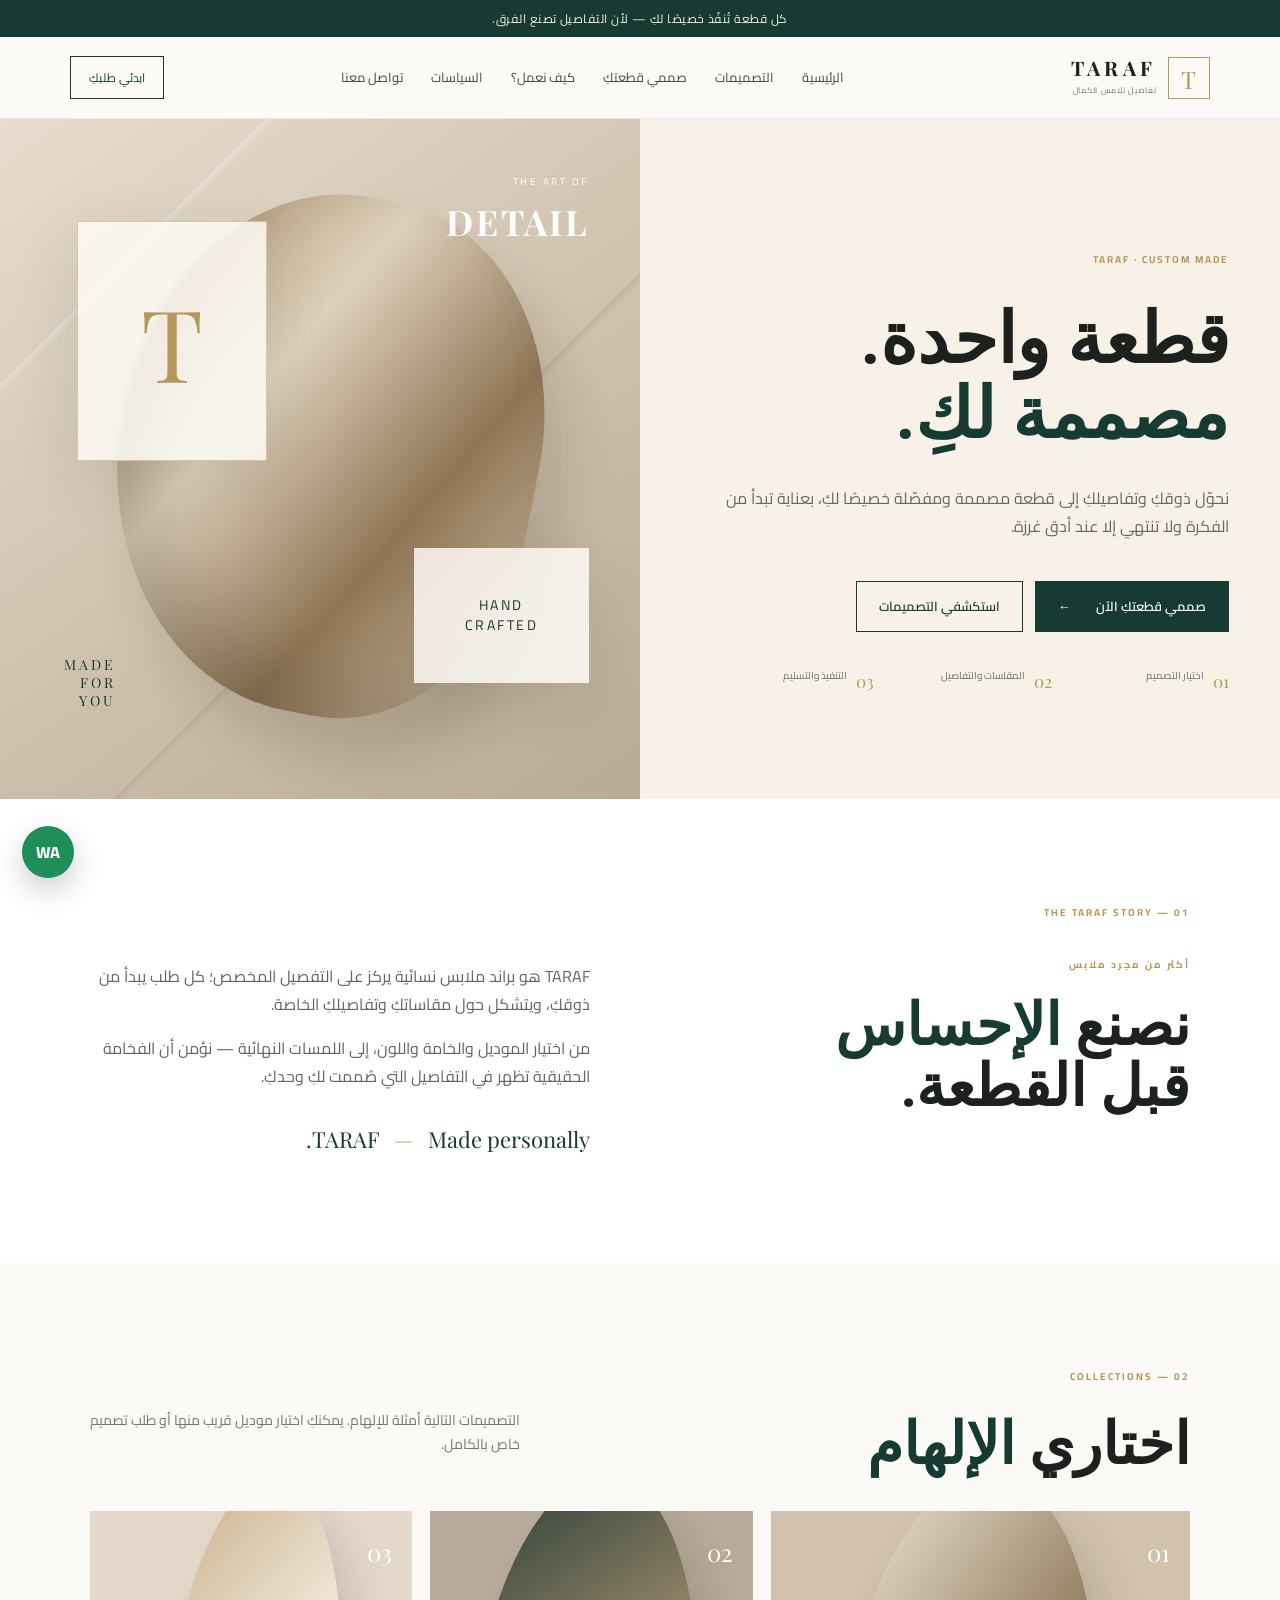
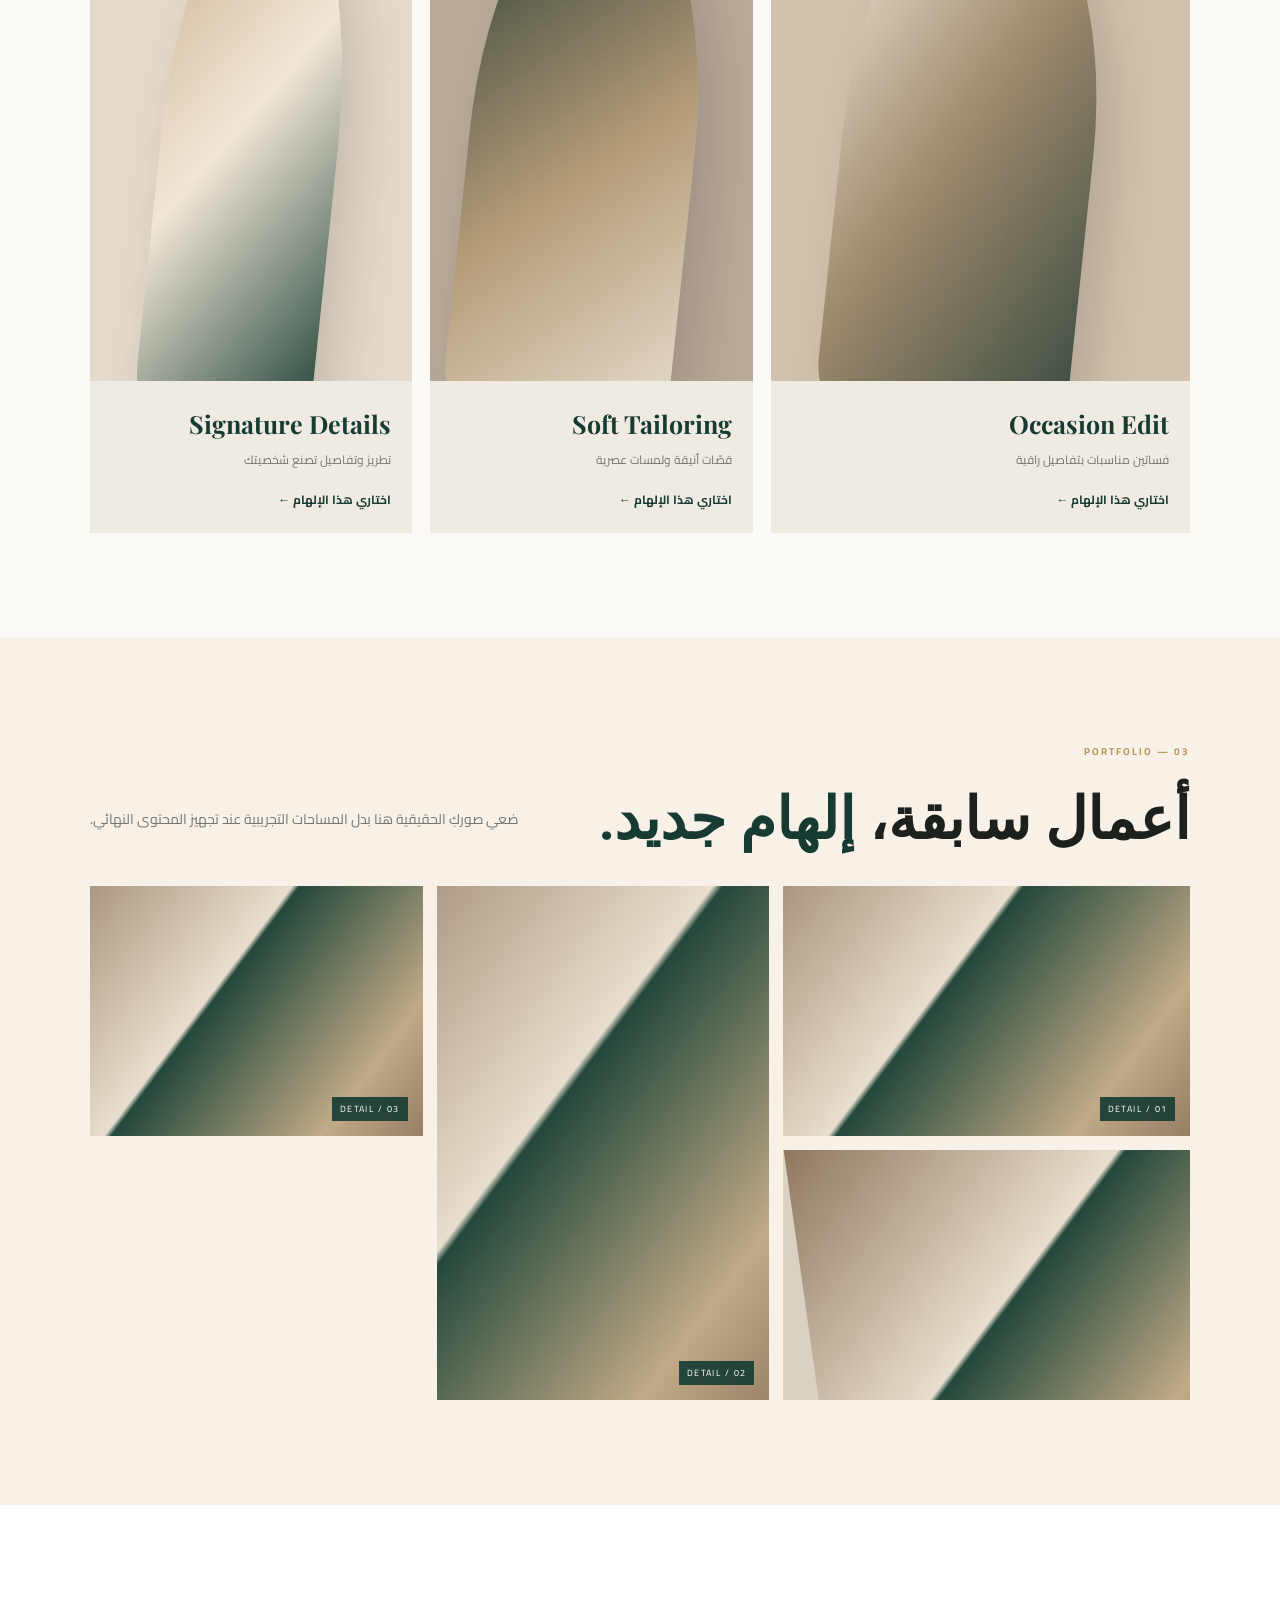
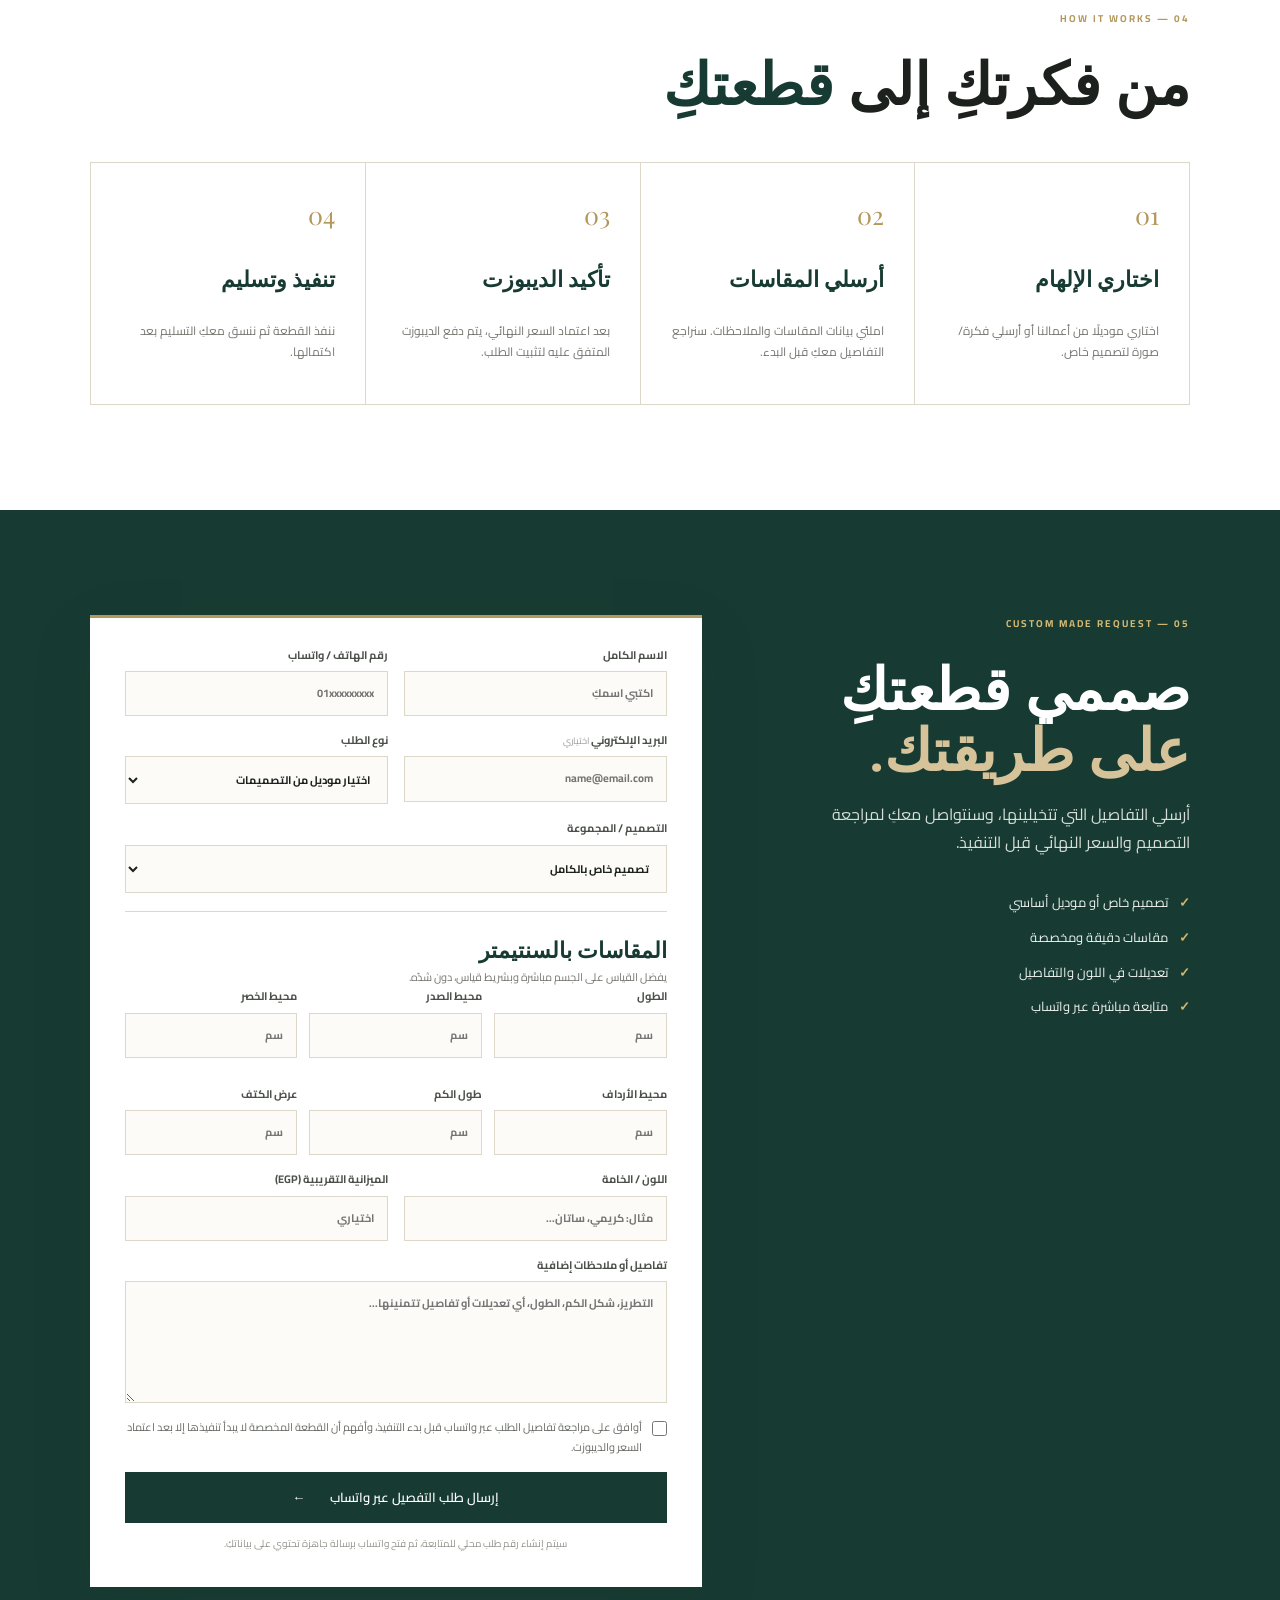
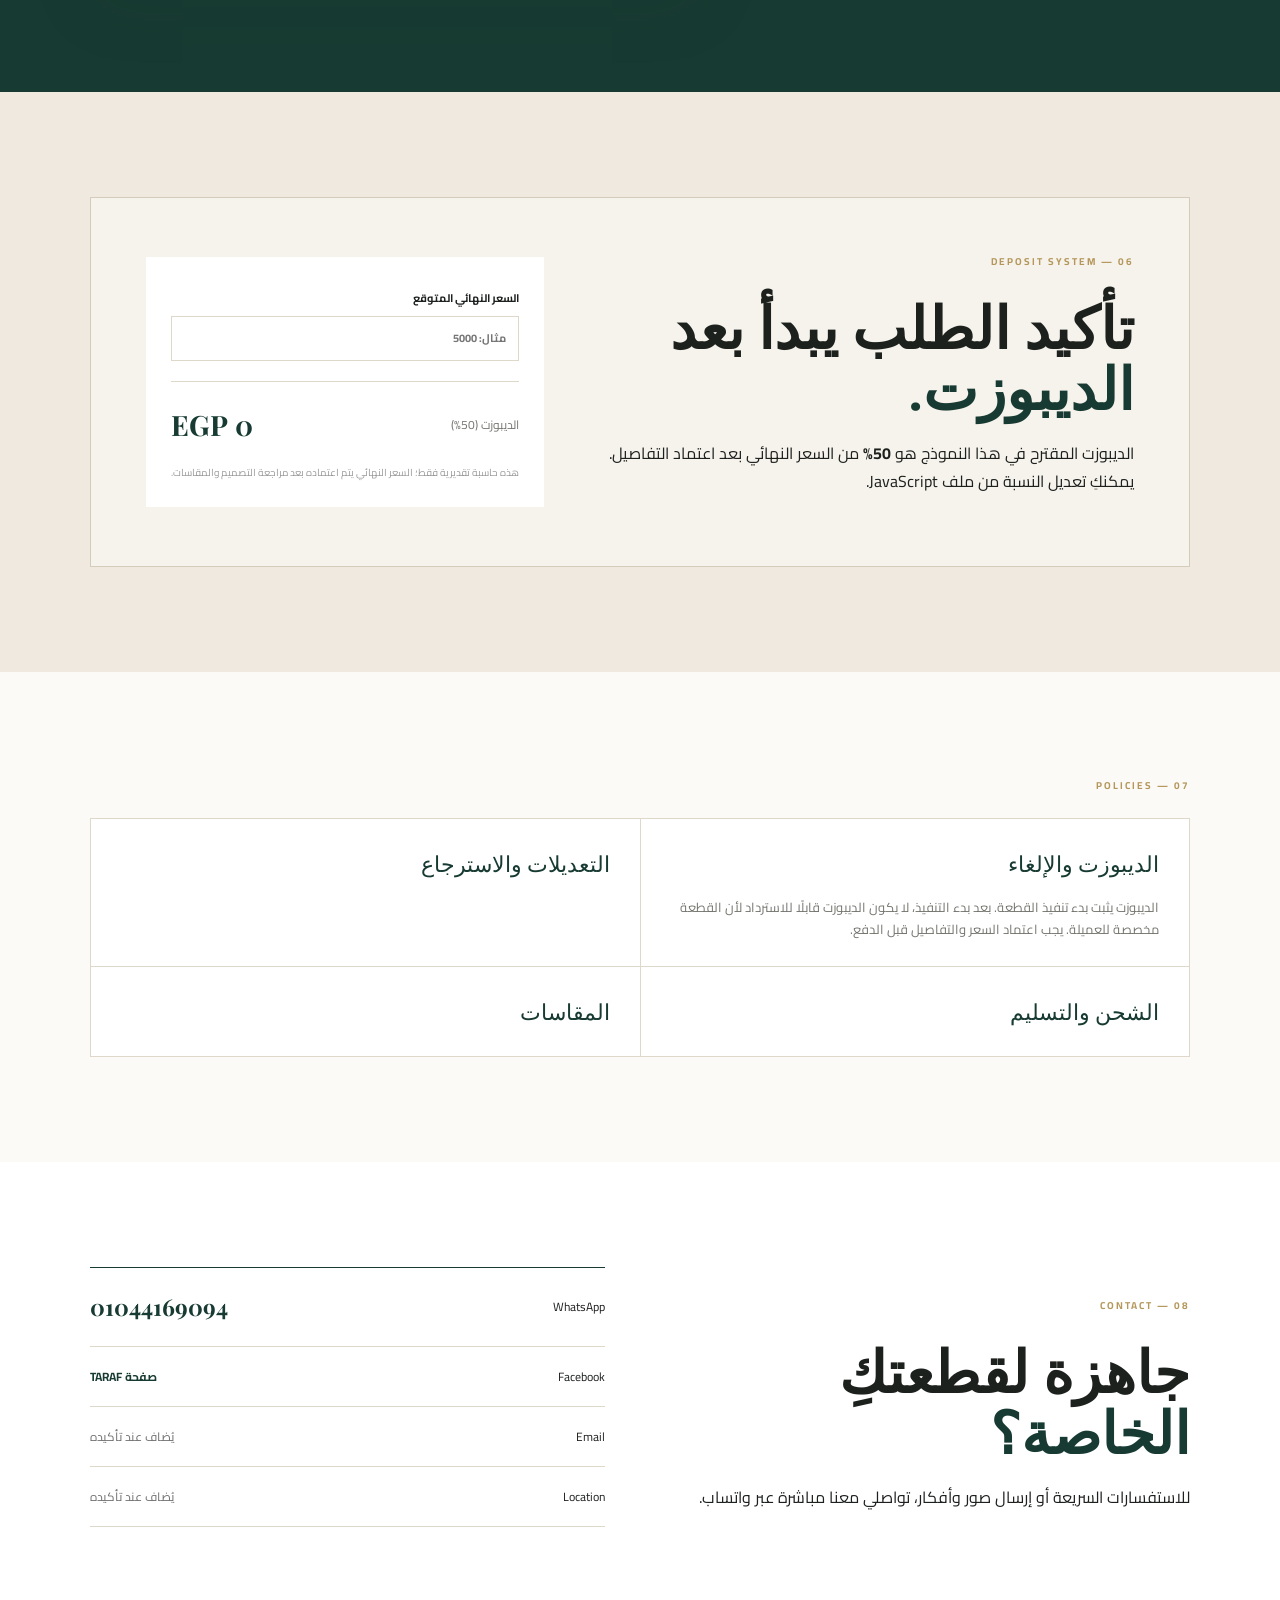
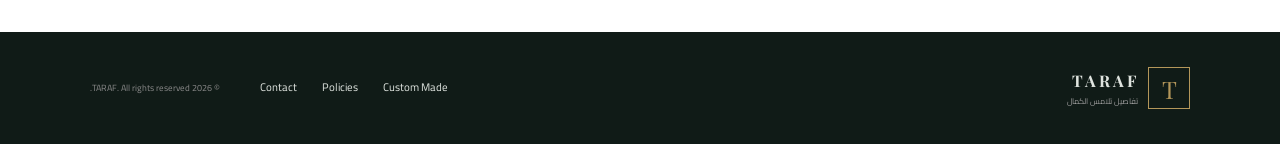
<file: index.html>
<!doctype html>
<html lang="ar" dir="rtl">
<head>
  <meta charset="utf-8">
  <meta name="viewport" content="width=device-width, initial-scale=1">
  <meta name="theme-color" content="#173b32">
  <meta name="description" content="TARAF — تفاصيل تلامس الكمال. ملابس نسائية تفصيل مخصصة لكل عميلة.">
  <title>TARAF | تفاصيل تلامس الكمال</title>
  <link rel="preconnect" href="https://fonts.googleapis.com">
  <link rel="preconnect" href="https://fonts.gstatic.com" crossorigin>
  <link href="https://fonts.googleapis.com/css2?family=Cairo:wght@400;500;600;700&family=Playfair+Display:wght@500;600;700&display=swap" rel="stylesheet">
  <link rel="stylesheet" href="style.css">
</head>
<body>
  <div class="announcement">كل قطعة تُنفّذ خصيصًا لكِ — لأن التفاصيل تصنع الفرق.</div>

  <header class="site-header" id="top">
    <a class="brand" href="#home" aria-label="TARAF home">
      <span class="brand-mark">T</span>
      <span>
        <strong>TARAF</strong>
        <small>تفاصيل تلامس الكمال</small>
      </span>
    </a>

    <button class="menu-toggle" aria-label="فتح القائمة" aria-expanded="false">☰</button>

    <nav class="nav" aria-label="التنقل الرئيسي">
      <a href="#home">الرئيسية</a>
      <a href="#collections">التصميمات</a>
      <a href="#custom">صممي قطعتكِ</a>
      <a href="#how">كيف نعمل؟</a>
      <a href="#policies">السياسات</a>
      <a href="#contact">تواصل معنا</a>
    </nav>

    <a class="header-cta" href="#custom">ابدئي طلبكِ</a>
  </header>

  <main>
    <section class="hero" id="home">
      <div class="hero-copy">
        <p class="eyebrow">TARAF · CUSTOM MADE</p>
        <h1>قطعة واحدة.<br><em>مصممة لكِ.</em></h1>
        <p class="hero-text">نحوّل ذوقكِ وتفاصيلكِ إلى قطعة مصممة ومفصّلة خصيصًا لكِ، بعناية تبدأ من الفكرة ولا تنتهي إلا عند أدق غرزة.</p>
        <div class="hero-actions">
          <a class="btn btn-primary" href="#custom">صممي قطعتكِ الآن <span>←</span></a>
          <a class="btn btn-ghost" href="#collections">استكشفي التصميمات</a>
        </div>
        <div class="hero-note">
          <span>01</span><span>اختيار التصميم</span>
          <span>02</span><span>المقاسات والتفاصيل</span>
          <span>03</span><span>التنفيذ والتسليم</span>
        </div>
      </div>
      <div class="hero-art" aria-label="مساحة صورة رئيسية">
        <div class="fabric-orb"></div>
        <div class="hero-card card-one"><span>T</span></div>
        <div class="hero-card card-two"><span>HAND<br>CRAFTED</span></div>
        <div class="hero-stamp">MADE<br>FOR<br>YOU</div>
        <div class="hero-caption"><span>THE ART OF</span><strong>DETAIL</strong></div>
      </div>
    </section>

    <section class="brand-story section">
      <div class="section-label">01 — THE TARAF STORY</div>
      <div class="story-grid">
        <div>
          <p class="eyebrow">أكثر من مجرد ملابس</p>
          <h2>نصنع <em>الإحساس</em><br>قبل القطعة.</h2>
        </div>
        <div class="story-copy">
          <p>TARAF هو براند ملابس نسائية يركز على التفصيل المخصص؛ كل طلب يبدأ من ذوقكِ، ويتشكل حول مقاساتكِ وتفاصيلكِ الخاصة.</p>
          <p>من اختيار الموديل والخامة واللون، إلى اللمسات النهائية — نؤمن أن الفخامة الحقيقية تظهر في التفاصيل التي صُممت لكِ وحدكِ.</p>
          <div class="signature">TARAF <span>—</span> Made personally.</div>
        </div>
      </div>
    </section>

    <section class="collections section" id="collections">
      <div class="section-head">
        <div>
          <div class="section-label">02 — COLLECTIONS</div>
          <h2>اختاري <em>الإلهام</em></h2>
        </div>
        <p>التصميمات التالية أمثلة للإلهام. يمكنكِ اختيار موديل قريب منها أو طلب تصميم خاص بالكامل.</p>
      </div>

      <div class="collection-grid">
        <article class="look look-large">
          <div class="look-visual visual-a"><span>01</span></div>
          <div class="look-info"><h3>Occasion Edit</h3><p>فساتين مناسبات بتفاصيل راقية</p><button class="text-btn choose-look" data-look="Occasion Edit">اختاري هذا الإلهام ←</button></div>
        </article>
        <article class="look">
          <div class="look-visual visual-b"><span>02</span></div>
          <div class="look-info"><h3>Soft Tailoring</h3><p>قصّات أنيقة ولمسات عصرية</p><button class="text-btn choose-look" data-look="Soft Tailoring">اختاري هذا الإلهام ←</button></div>
        </article>
        <article class="look">
          <div class="look-visual visual-c"><span>03</span></div>
          <div class="look-info"><h3>Signature Details</h3><p>تطريز وتفاصيل تصنع شخصيتك</p><button class="text-btn choose-look" data-look="Signature Details">اختاري هذا الإلهام ←</button></div>
        </article>
      </div>
    </section>

    <section class="portfolio section">
      <div class="section-head">
        <div>
          <div class="section-label">03 — PORTFOLIO</div>
          <h2>أعمال سابقة، <em>إلهام جديد.</em></h2>
        </div>
        <p>ضعي صوركِ الحقيقية هنا بدل المساحات التجريبية عند تجهيز المحتوى النهائي.</p>
      </div>
      <div class="portfolio-grid">
        <div class="portfolio-tile p1"><span>DETAIL / 01</span></div>
        <div class="portfolio-tile p2"><span>DETAIL / 02</span></div>
        <div class="portfolio-tile p3"><span>DETAIL / 03</span></div>
        <div class="portfolio-tile p4"><span>DETAIL / 04</span></div>
      </div>
    </section>

    <section class="process section" id="how">
      <div class="section-label">04 — HOW IT WORKS</div>
      <h2>من فكرتكِ إلى <em>قطعتكِ</em></h2>
      <div class="steps">
        <div class="step"><span>01</span><h3>اختاري الإلهام</h3><p>اختاري موديلًا من أعمالنا أو أرسلي فكرة/صورة لتصميم خاص.</p></div>
        <div class="step"><span>02</span><h3>أرسلي المقاسات</h3><p>املئي بيانات المقاسات والملاحظات. سنراجع التفاصيل معكِ قبل البدء.</p></div>
        <div class="step"><span>03</span><h3>تأكيد الديبوزت</h3><p>بعد اعتماد السعر النهائي، يتم دفع الديبوزت المتفق عليه لتثبيت الطلب.</p></div>
        <div class="step"><span>04</span><h3>تنفيذ وتسليم</h3><p>ننفذ القطعة ثم ننسق معكِ التسليم بعد اكتمالها.</p></div>
      </div>
    </section>

    <section class="custom section" id="custom">
      <div class="custom-intro">
        <div class="section-label">05 — CUSTOM MADE REQUEST</div>
        <h2>صممي قطعتكِ<br><em>على طريقتك.</em></h2>
        <p>أرسلي التفاصيل التي تتخيلينها، وسنتواصل معكِ لمراجعة التصميم والسعر النهائي قبل التنفيذ.</p>
        <div class="custom-points">
          <div><b>✓</b> تصميم خاص أو موديل أساسي</div>
          <div><b>✓</b> مقاسات دقيقة ومخصصة</div>
          <div><b>✓</b> تعديلات في اللون والتفاصيل</div>
          <div><b>✓</b> متابعة مباشرة عبر واتساب</div>
        </div>
      </div>

      <form class="custom-form" id="customForm">
        <div class="form-progress"><span></span></div>
        <div class="form-row">
          <label>الاسم الكامل<input name="name" required placeholder="اكتبي اسمكِ"></label>
          <label>رقم الهاتف / واتساب<input name="phone" required inputmode="tel" placeholder="01xxxxxxxxx"></label>
        </div>
        <div class="form-row">
          <label>البريد الإلكتروني <small>اختياري</small><input type="email" name="email" placeholder="name@email.com"></label>
          <label>نوع الطلب
            <select name="requestType" id="requestType">
              <option>اختيار موديل من التصميمات</option>
              <option>تصميم خاص بالكامل</option>
            </select>
          </label>
        </div>
        <label>التصميم / المجموعة
          <select name="design" id="design">
            <option value="تصميم خاص بالكامل">تصميم خاص بالكامل</option>
            <option value="Occasion Edit">Occasion Edit</option>
            <option value="Soft Tailoring">Soft Tailoring</option>
            <option value="Signature Details">Signature Details</option>
          </select>
        </label>

        <div class="measure-title"><h3>المقاسات بالسنتيمتر</h3><p>يفضل القياس على الجسم مباشرة وبشريط قياس، دون شدّه.</p></div>
        <div class="measure-grid">
          <label>الطول<input name="height" inputmode="decimal" placeholder="سم"></label>
          <label>محيط الصدر<input name="bust" inputmode="decimal" placeholder="سم"></label>
          <label>محيط الخصر<input name="waist" inputmode="decimal" placeholder="سم"></label>
          <label>محيط الأرداف<input name="hips" inputmode="decimal" placeholder="سم"></label>
          <label>طول الكم<input name="sleeve" inputmode="decimal" placeholder="سم"></label>
          <label>عرض الكتف<input name="shoulder" inputmode="decimal" placeholder="سم"></label>
        </div>

        <div class="form-row">
          <label>اللون / الخامة<input name="fabric" placeholder="مثال: كريمي، ساتان..."></label>
          <label>الميزانية التقريبية (EGP)<input name="budget" type="number" min="0" step="50" placeholder="اختياري"></label>
        </div>
        <label>تفاصيل أو ملاحظات إضافية<textarea name="notes" rows="5" placeholder="التطريز، شكل الكم، الطول، أي تعديلات أو تفاصيل تتمنينها..."></textarea></label>

        <label class="check"><input type="checkbox" name="consent" required> أوافق على مراجعة تفاصيل الطلب عبر واتساب قبل بدء التنفيذ، وأفهم أن القطعة المخصصة لا يبدأ تنفيذها إلا بعد اعتماد السعر والديبوزت.</label>
        <button class="btn btn-primary full" type="submit">إرسال طلب التفصيل عبر واتساب <span>←</span></button>
        <p class="form-help">سيتم إنشاء رقم طلب محلي للمتابعة، ثم فتح واتساب برسالة جاهزة تحتوي على بياناتكِ.</p>
      </form>
    </section>

    <section class="deposit section">
      <div class="deposit-card">
        <div>
          <div class="section-label">06 — DEPOSIT SYSTEM</div>
          <h2>تأكيد الطلب يبدأ بعد <em>الديبوزت.</em></h2>
          <p>الديبوزت المقترح في هذا النموذج هو <strong>50%</strong> من السعر النهائي بعد اعتماد التفاصيل. يمكنكِ تعديل النسبة من ملف JavaScript.</p>
        </div>
        <div class="deposit-calculator">
          <label>السعر النهائي المتوقع
            <input id="priceInput" type="number" min="0" step="50" placeholder="مثال: 5000">
          </label>
          <div class="calc-result"><span>الديبوزت (50%)</span><strong id="depositValue">0 EGP</strong></div>
          <small>هذه حاسبة تقديرية فقط؛ السعر النهائي يتم اعتماده بعد مراجعة التصميم والمقاسات.</small>
        </div>
      </div>
    </section>

    <section class="policies section" id="policies">
      <div class="section-label">07 — POLICIES</div>
      <div class="policy-grid">
        <details open><summary>الديبوزت والإلغاء</summary><p>الديبوزت يثبت بدء تنفيذ القطعة. بعد بدء التنفيذ، لا يكون الديبوزت قابلًا للاسترداد لأن القطعة مخصصة للعميلة. يجب اعتماد السعر والتفاصيل قبل الدفع.</p></details>
        <details><summary>التعديلات والاسترجاع</summary><p>القطعة المخصصة تختلف عن المنتجات الجاهزة. أي تعديل بسيط بعد القياس يخضع لإمكانية التنفيذ وتكلفته. لا تعتمدي أي موعد نهائي قبل تأكيده كتابيًا مع TARAF.</p></details>
        <details><summary>الشحن والتسليم</summary><p>يتم تحديد موعد التنفيذ والشحن لكل طلب بحسب التصميم والخامات والموسم. سيتم التواصل معكِ قبل التسليم النهائي لتأكيد البيانات.</p></details>
        <details><summary>المقاسات</summary><p>مسؤولية العميلة تقديم قياسات صحيحة. عند الحاجة، قد نطلب إعادة قياس أو تأكيد بعض الأبعاد قبل بدء القص.</p></details>
      </div>
    </section>

    <section class="contact section" id="contact">
      <div>
        <div class="section-label">08 — CONTACT</div>
        <h2>جاهزة لقطعتكِ<br><em>الخاصة؟</em></h2>
        <p>للاستفسارات السريعة أو إرسال صور وأفكار، تواصلي معنا مباشرة عبر واتساب.</p>
      </div>
      <div class="contact-card">
        <a href="https://wa.me/201044169094" target="_blank" rel="noopener"><span>WhatsApp</span><strong>01044169094</strong></a>
        <div class="contact-line"><span>Facebook</span><a href="https://www.facebook.com/share/1CAfZpHqQ3/?mibextid=wwXIfr" target="_blank" rel="noopener">صفحة TARAF</a></div>
        <div class="contact-line"><span>Email</span><strong>يُضاف عند تأكيده</strong></div>
        <div class="contact-line"><span>Location</span><strong>يُضاف عند تأكيده</strong></div>
      </div>
    </section>
  </main>

  <footer>
    <div class="footer-brand"><span class="brand-mark">T</span><div><strong>TARAF</strong><small>تفاصيل تلامس الكمال</small></div></div>
    <div class="footer-links"><a href="#custom">Custom Made</a><a href="#policies">Policies</a><a href="#contact">Contact</a></div>
    <p>© <span id="year"></span> TARAF. All rights reserved.</p>
  </footer>

  <div class="toast" id="toast" role="status" aria-live="polite"></div>
  <button class="whatsapp-fab" aria-label="واتساب" onclick="window.open('https://wa.me/201044169094','_blank','noopener')">WA</button>
  <script src="app.js"></script>
</body>
</html>
</file>
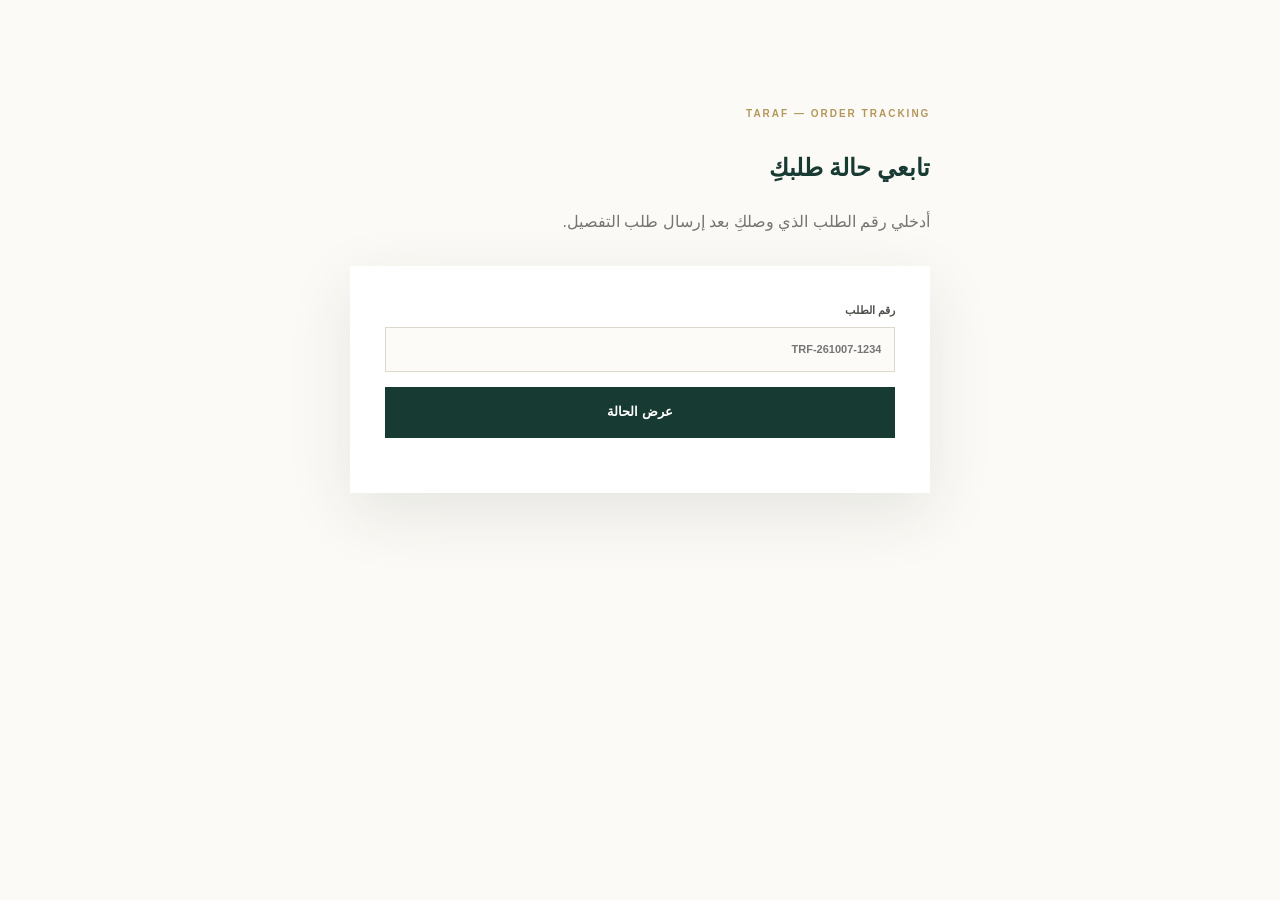
<file: track.html>
<!doctype html>
<html lang="ar" dir="rtl">
<head><meta charset="utf-8"><meta name="viewport" content="width=device-width,initial-scale=1"><title>TARAF | تتبع الطلب</title><link rel="stylesheet" href="style.css"></head>
<body>
<section class="section" style="max-width:760px;margin:auto">
  <div class="section-label">TARAF — ORDER TRACKING</div>
  <h1 style="font-family:'Playfair Display',serif;color:#173b32">تابعي حالة طلبكِ</h1>
  <p style="color:#74766f">أدخلي رقم الطلب الذي وصلكِ بعد إرسال طلب التفصيل.</p>
  <form id="track" class="custom-form" style="margin-top:30px">
    <label>رقم الطلب<input id="id" required placeholder="TRF-261007-1234"></label>
    <button class="btn btn-primary full">عرض الحالة</button>
    <div id="result" style="margin-top:20px"></div>
  </form>
</section>
<script>
const API_URL="PASTE_YOUR_APPS_SCRIPT_WEB_APP_URL";
document.getElementById("track").addEventListener("submit",async e=>{
 e.preventDefault();
 const id=document.getElementById("id").value.trim();
 const box=document.getElementById("result");
 if(API_URL.startsWith("PASTE_")){box.innerHTML="<p>لم يتم ربط نظام التتبع بعد. يمكنكِ استخدام رقم الطلب عبر واتساب حاليًا.</p>";return;}
 try{
   const r=await fetch(API_URL+"?action=status&id="+encodeURIComponent(id));
   const d=await r.json();
   box.innerHTML=d.ok?`<div class="calc-result"><span>حالة الطلب</span><strong>${d.status}</strong></div>`:"<p>لم يتم العثور على رقم الطلب.</p>";
 }catch(err){box.innerHTML="<p>تعذر الاتصال بنظام التتبع. جربي مرة أخرى.</p>";}
});
</script>
</body></html>
</file>
<file: style.css>
:root{
  --green:#173b32;
  --green-2:#234f43;
  --gold:#b4975a;
  --cream:#f7f1e7;
  --paper:#fcfaf6;
  --ink:#1d211e;
  --muted:#74766f;
  --line:#ded8cb;
  --white:#fffdf8;
  --shadow:0 20px 60px rgba(25,45,38,.10);
}
*{box-sizing:border-box}
html{scroll-behavior:smooth}
body{margin:0;background:var(--paper);color:var(--ink);font-family:"Cairo",sans-serif;line-height:1.75}
a{text-decoration:none;color:inherit}
button,input,textarea,select{font:inherit}
button{cursor:pointer}
.announcement{background:var(--green);color:#f7f1e7;text-align:center;padding:8px 16px;font-size:12px;letter-spacing:.04em}
.site-header{height:82px;display:flex;align-items:center;justify-content:space-between;gap:25px;padding:0 5.5%;background:rgba(252,250,246,.92);backdrop-filter:blur(12px);position:sticky;top:0;z-index:50;border-bottom:1px solid rgba(23,59,50,.08)}
.brand{display:flex;align-items:center;gap:11px;min-width:190px}
.brand-mark{width:42px;height:42px;border:1px solid var(--gold);display:grid;place-items:center;color:var(--gold);font-family:"Playfair Display",serif;font-size:24px}
.brand strong{display:block;font-family:"Playfair Display",serif;letter-spacing:.22em;font-size:20px;line-height:1}
.brand small{display:block;color:var(--muted);font-size:8px;margin-top:6px;letter-spacing:.09em}
.nav{display:flex;gap:28px;align-items:center;font-size:13px;color:#424740}
.nav a{position:relative;padding:26px 0}
.nav a:after{content:"";position:absolute;bottom:18px;right:0;width:0;height:1px;background:var(--gold);transition:.25s}
.nav a:hover:after{width:100%}
.header-cta{border:1px solid var(--green);padding:10px 18px;color:var(--green);font-size:12px}
.menu-toggle{display:none;background:none;border:0;font-size:24px;color:var(--green)}
.hero{min-height:680px;display:grid;grid-template-columns:1fr 1fr;overflow:hidden;background:var(--cream)}
.hero-copy{padding:100px 8% 80px 10%;display:flex;flex-direction:column;justify-content:center}
.eyebrow,.section-label{font-size:10px;letter-spacing:.20em;color:var(--gold);font-weight:700}
.hero h1,.section h2{font-family:"Playfair Display",serif;font-weight:600;line-height:1.06;margin:18px 0 22px;font-size:clamp(48px,5.5vw,84px)}
em{color:var(--green);font-style:normal}
.hero-text{max-width:570px;color:#666960;font-size:16px}
.hero-actions{display:flex;gap:12px;flex-wrap:wrap;margin:25px 0 35px}
.btn{display:inline-flex;justify-content:center;align-items:center;gap:25px;border:1px solid var(--green);padding:13px 22px;font-weight:600;font-size:13px;transition:.2s}
.btn-primary{background:var(--green);color:#fff}
.btn-primary:hover{background:var(--green-2);transform:translateY(-2px)}
.btn-ghost{background:transparent;color:var(--green)}
.btn-ghost:hover{background:#fff}
.hero-note{display:grid;grid-template-columns:auto 1fr auto 1fr auto 1fr;gap:9px;color:#6c7068;font-size:10px;max-width:560px}
.hero-note span:nth-child(odd){color:var(--gold);font-family:"Playfair Display",serif;font-size:17px}
.hero-art{min-height:680px;position:relative;overflow:hidden;background:radial-gradient(circle at 65% 30%,#e9dcc7 0 13%,transparent 14%),linear-gradient(145deg,#e7dccd,#b9aa93)}
.hero-art:before{content:"";position:absolute;inset:0;background:linear-gradient(135deg,transparent 20%,rgba(255,255,255,.22) 20.2%,transparent 21%,transparent 60%,rgba(23,59,50,.08) 60.2%,transparent 61%)}
.fabric-orb{position:absolute;width:420px;height:520px;border-radius:52% 48% 45% 55%;right:16%;top:11%;background:linear-gradient(120deg,#a98e67,#ded0bb 35%,#8f7555 67%,#d8c7ae);transform:rotate(11deg);box-shadow:inset 25px -35px 60px rgba(36,25,16,.18),30px 35px 50px rgba(55,42,27,.15)}
.hero-card{position:absolute;background:rgba(255,253,248,.82);backdrop-filter:blur(4px);box-shadow:var(--shadow);display:grid;place-items:center;color:var(--green)}
.card-one{width:190px;height:240px;left:12%;top:15%;font-family:"Playfair Display";font-size:100px;color:var(--gold);border:1px solid rgba(180,151,90,.5)}
.card-two{width:175px;height:135px;right:8%;bottom:17%;font-size:14px;letter-spacing:.18em;line-height:1.4;text-align:center}
.hero-stamp{position:absolute;left:10%;bottom:13%;font-family:"Playfair Display",serif;color:var(--green);font-size:14px;letter-spacing:.22em;line-height:1.3}
.hero-caption{position:absolute;right:8%;top:8%;display:flex;flex-direction:column;align-items:flex-start;color:#fff}
.hero-caption span{font-size:10px;letter-spacing:.25em}
.hero-caption strong{font-family:"Playfair Display";font-size:35px;letter-spacing:.08em}
.section{padding:105px 7%}
.section-label{margin-bottom:24px}
.brand-story{background:#fff}
.story-grid{display:grid;grid-template-columns:1fr 1fr;gap:100px;align-items:start}
.story-grid h2,.section h2{font-size:clamp(42px,4.5vw,65px)}
.story-copy{font-size:16px;color:#62665e;max-width:580px}
.signature{margin-top:30px;font-family:"Playfair Display",serif;color:var(--green);font-size:22px}
.signature span{color:var(--gold);margin:0 10px}
.section-head{display:flex;justify-content:space-between;gap:40px;align-items:end;margin-bottom:40px}
.section-head h2{margin-bottom:0}
.section-head>p{max-width:430px;color:var(--muted);font-size:14px}
.collection-grid{display:grid;grid-template-columns:1.3fr 1fr 1fr;gap:18px}
.look{background:#f0ebe2;min-width:0}
.look-visual{height:470px;position:relative;overflow:hidden;display:flex;align-items:flex-start;justify-content:flex-start;padding:20px;background:#d2c2ad}
.look-visual:before{content:"";position:absolute;width:60%;height:115%;left:17%;top:-8%;border-radius:50% 50% 8% 8%;background:linear-gradient(120deg,#efe6d7,#9e8a6d 48%,#3b4c43);transform:rotate(6deg);box-shadow:20px 30px 50px rgba(31,32,28,.16)}
.visual-b{background:#b9aa99}.visual-b:before{background:linear-gradient(140deg,#273b35,#b59c78 55%,#e6ddcf);width:70%;left:12%}
.visual-c{background:#e5d9cb}.visual-c:before{background:linear-gradient(125deg,#c8b08a,#f1e7d9 46%,#25453a);width:55%;left:22%}
.look-visual span{position:relative;z-index:2;color:#fff;font-family:"Playfair Display";font-size:24px}
.look-info{padding:21px}
.look-info h3{font-family:"Playfair Display";font-size:25px;margin:0 0 4px;color:var(--green)}
.look-info p{font-size:12px;color:var(--muted);margin:0 0 14px}
.text-btn{border:0;background:none;padding:0;color:var(--green);font-size:12px;font-weight:700}
.portfolio{background:var(--cream)}
.portfolio-grid{display:grid;grid-template-columns:1.1fr .9fr .9fr;grid-template-rows:250px 250px;gap:14px}
.portfolio-tile{position:relative;overflow:hidden;background:#d6c9b8}
.portfolio-tile:before{content:"";position:absolute;inset:-20%;background:linear-gradient(135deg,#8d755b,#e8dece 42%,#24483c 43%,#c0aa87 72%,#6d5540);transform:rotate(-8deg)}
.p2{grid-row:span 2}.p3{background:#b9a996}.p4{background:#d9d1c3}
.portfolio-tile span{position:absolute;bottom:15px;right:15px;background:rgba(23,59,50,.9);color:#fff;padding:4px 8px;font-size:9px;letter-spacing:.16em}
.process{background:#fff}
.process>h2{margin-top:0}
.steps{display:grid;grid-template-columns:repeat(4,1fr);gap:1px;background:var(--line);border:1px solid var(--line);margin-top:50px}
.step{background:#fff;padding:30px;min-height:230px}
.step>span{font-family:"Playfair Display";color:var(--gold);font-size:25px}
.step h3{font-family:"Playfair Display";font-size:22px;color:var(--green)}
.step p{font-size:12px;color:var(--muted)}
.custom{display:grid;grid-template-columns:.8fr 1.2fr;gap:80px;background:var(--green);color:#fff}
.custom .section-label{color:#d4b875}
.custom h2{color:#fff;margin-top:0}
.custom h2 em{color:#d7c39a}
.custom-intro>p{color:#d8ded9;max-width:470px}
.custom-points{margin-top:35px;display:grid;gap:12px;color:#eef2ef;font-size:13px}
.custom-points b{color:#d5b46e;margin-left:8px}
.custom-form{background:#fff;color:var(--ink);padding:35px;box-shadow:var(--shadow)}
.form-progress{height:3px;background:#eee;margin:-35px -35px 28px}
.form-progress span{display:block;width:100%;height:100%;background:var(--gold)}
.form-row{display:grid;grid-template-columns:1fr 1fr;gap:16px}
.custom-form label{display:block;font-size:11px;font-weight:700;margin-bottom:15px;color:#4b514a}
.custom-form small{color:#999;font-weight:400}
.custom-form input,.custom-form select,.custom-form textarea{display:block;width:100%;border:1px solid var(--line);background:#fcfbf8;padding:12px 13px;margin-top:6px;outline:0;transition:.2s;color:var(--ink)}
.custom-form input:focus,.custom-form select:focus,.custom-form textarea:focus{border-color:var(--gold);box-shadow:0 0 0 3px rgba(180,151,90,.12)}
.measure-title{border-top:1px solid var(--line);padding-top:18px;margin-top:18px}
.measure-title h3{font-family:"Playfair Display";font-size:22px;color:var(--green);margin:0}
.measure-title p{font-size:11px;color:var(--muted);margin:0}
.measure-grid{display:grid;grid-template-columns:repeat(3,1fr);gap:12px}
.check{display:flex!important;gap:10px;align-items:flex-start;font-weight:400!important;color:#676b64!important}
.check input{width:17px!important;height:17px;margin:2px 0 0!important}
.full{width:100%}
.form-help{font-size:10px;text-align:center;color:#92958e;margin:12px 0 0}
.deposit{background:#efe9df}
.deposit-card{display:grid;grid-template-columns:1fr .75fr;gap:60px;align-items:center;border:1px solid #d5cbbb;padding:55px;background:rgba(255,255,255,.4)}
.deposit-card h2{margin-top:0}
.deposit-calculator{background:#fff;padding:25px}
.deposit-calculator label{font-size:11px;font-weight:700}
.deposit-calculator input{display:block;width:100%;padding:12px;border:1px solid var(--line);margin:6px 0 20px}
.calc-result{display:flex;justify-content:space-between;align-items:center;border-top:1px solid var(--line);padding-top:18px}
.calc-result span{font-size:12px;color:var(--muted)}
.calc-result strong{font-family:"Playfair Display";font-size:28px;color:var(--green)}
.deposit-calculator small{display:block;color:#999;font-size:10px;margin-top:15px}
.policy-grid{display:grid;grid-template-columns:1fr 1fr;gap:1px;background:var(--line);border:1px solid var(--line)}
details{background:#fff;padding:25px 30px}
summary{cursor:pointer;font-family:"Playfair Display";font-size:22px;color:var(--green);list-style:none}
summary::-webkit-details-marker{display:none}
details p{font-size:13px;color:var(--muted);margin-bottom:0}
.contact{display:grid;grid-template-columns:1fr 1fr;gap:70px;align-items:end;background:#fff}
.contact h2{margin-top:0}
.contact-card{border-top:1px solid var(--green)}
.contact-card>a,.contact-line{display:flex;justify-content:space-between;align-items:center;padding:19px 0;border-bottom:1px solid var(--line);font-size:12px}
.contact-card>a strong{font-family:"Playfair Display";font-size:23px;color:var(--green);direction:ltr}
.contact-line strong{font-weight:500;color:#777}
.contact-line a{color:var(--green);font-weight:700}
footer{background:#101b17;color:#dfe4df;padding:35px 7%;display:grid;grid-template-columns:1fr auto auto;gap:40px;align-items:center}
.footer-brand{display:flex;align-items:center;gap:10px}.footer-brand strong{font-family:"Playfair Display";letter-spacing:.18em}.footer-brand small{display:block;font-size:8px;color:#999}.footer-links{display:flex;gap:25px;font-size:11px}.footer-links a:hover{color:#d2b36f}footer p{font-size:9px;color:#888;margin:0}
.whatsapp-fab{position:fixed;bottom:22px;left:22px;width:52px;height:52px;border-radius:50%;border:0;background:#1f8f59;color:#fff;font-weight:800;box-shadow:0 12px 30px rgba(0,0,0,.2);z-index:60}
.toast{position:fixed;right:50%;transform:translateX(50%) translateY(30px);bottom:30px;background:var(--green);color:#fff;padding:12px 18px;font-size:12px;opacity:0;pointer-events:none;transition:.3s;z-index:100}
.toast.show{opacity:1;transform:translateX(50%) translateY(0)}
@media(max-width:950px){
 .nav{gap:15px}.header-cta{display:none}.hero{grid-template-columns:1fr}.hero-art{min-height:500px}.hero-copy{padding:75px 7%}.story-grid,.custom,.contact,.deposit-card{grid-template-columns:1fr;gap:40px}.collection-grid{grid-template-columns:1fr 1fr}.look-large{grid-column:span 2}.steps{grid-template-columns:1fr 1fr}.portfolio-grid{grid-template-columns:1fr 1fr}.p2{grid-row:span 2}
}
@media(max-width:700px){
 .site-header{height:68px;padding:0 5%}.menu-toggle{display:block}.nav{position:absolute;top:68px;right:0;left:0;background:var(--paper);display:none;flex-direction:column;align-items:stretch;padding:10px 6%;border-bottom:1px solid var(--line);box-shadow:var(--shadow)}.nav.open{display:flex}.nav a{padding:9px 0}.nav a:after{bottom:4px}.brand{min-width:auto}.brand strong{font-size:17px}.brand small{font-size:7px}.section{padding:75px 6%}.hero-copy{padding:65px 6%}.hero-art{min-height:440px}.fabric-orb{width:300px;height:390px;right:13%}.card-one{width:125px;height:170px;font-size:70px;left:5%}.card-two{width:130px;height:100px;right:4%}.hero-stamp{left:6%;bottom:10%}.hero-note{grid-template-columns:auto 1fr;gap:4px 12px}.section-head{display:block}.collection-grid{grid-template-columns:1fr}.look-large{grid-column:auto}.look-visual{height:390px}.portfolio-grid{grid-template-columns:1fr 1fr;grid-template-rows:200px 200px}.p2{grid-row:span 2}.steps{grid-template-columns:1fr}.measure-grid{grid-template-columns:1fr 1fr}.form-row{grid-template-columns:1fr}.custom-form{padding:22px}.form-progress{margin:-22px -22px 22px}footer{grid-template-columns:1fr;gap:15px}.footer-links{flex-wrap:wrap}.contact-card>a strong{font-size:18px}
}
</file>
